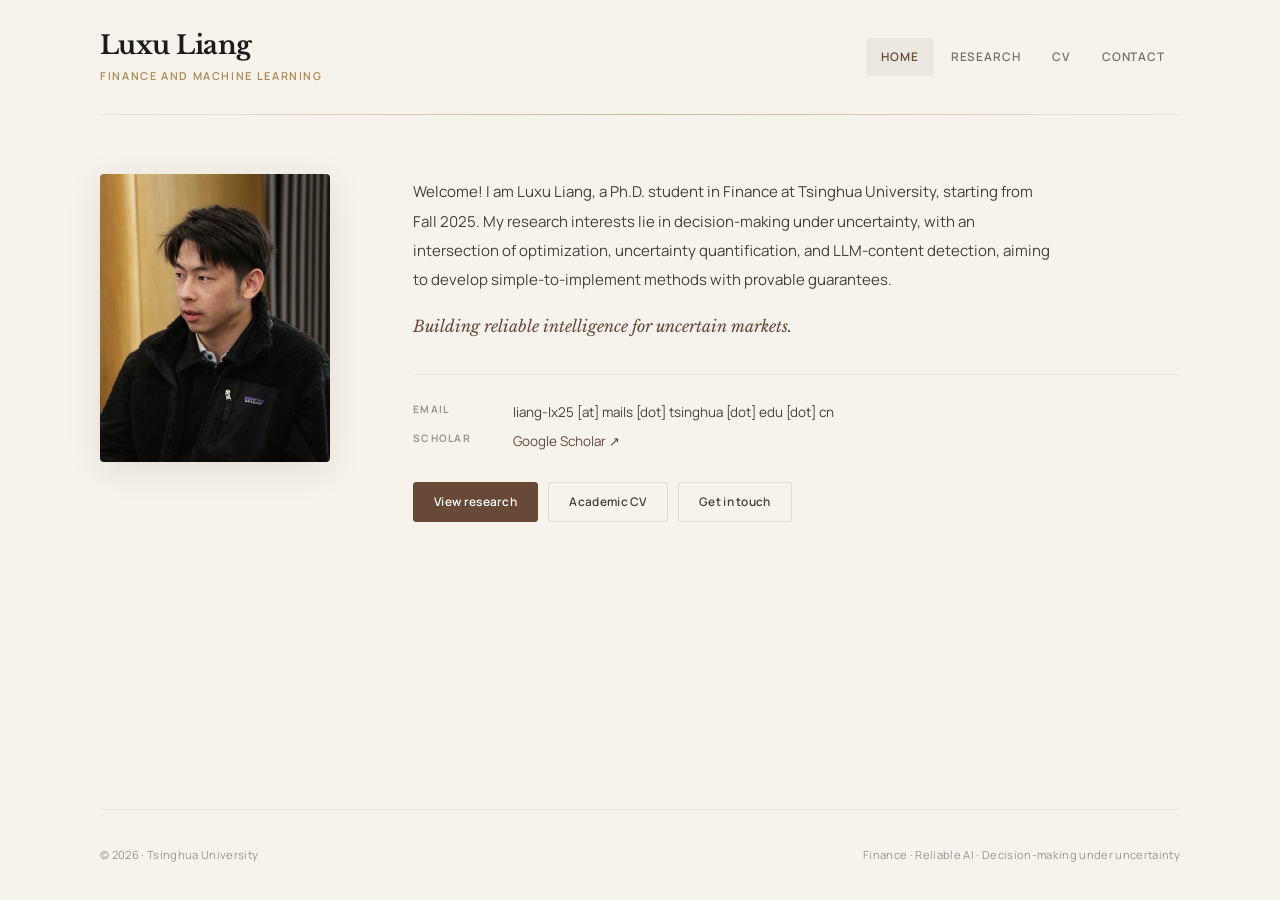
<file: index.html>
<!doctype html>
<html lang="en">
<head>
  <meta charset="UTF-8">
  <meta name="viewport" content="width=device-width, initial-scale=1">
  <meta name="description" content="Luxu Liang is a Ph.D. student in Finance at Tsinghua University researching optimization, uncertainty quantification, reliable AI, and LLM-generated text detection.">
  <meta name="author" content="Luxu Liang">
  <meta name="theme-color" content="#f6f3ec">
  <meta property="og:title" content="Luxu Liang | Personal Homepage | Tsinghua University">
  <meta property="og:description" content="Luxu Liang is a Ph.D. student in Finance at Tsinghua University researching optimization, uncertainty quantification, reliable AI, and LLM-generated text detection.">
  <meta property="og:type" content="website">
  <meta property="og:url" content="https://luxliang.github.io/">
  <link rel="canonical" href="https://luxliang.github.io/">
  <meta property="og:image" content="https://luxliang.github.io/assets/lux-liang-portrait.webp">
  <title>Luxu Liang | Personal Homepage | Tsinghua University</title>
  <script type="application/ld+json">
{
    "@context": "https://schema.org",
    "@graph": [
        {
            "@type": "Person",
            "@id": "https://luxliang.github.io/#person",
            "name": "Luxu Liang",
            "url": "https://luxliang.github.io/",
            "image": "https://luxliang.github.io/assets/lux-liang-portrait.webp",
            "description": "Luxu Liang is a Ph.D. student in Finance at Tsinghua University researching optimization, uncertainty quantification, reliable AI, and LLM-generated text detection.",
            "affiliation": {
                "@type": "CollegeOrUniversity",
                "name": "Tsinghua University"
            },
            "sameAs": [
                "https://scholar.google.com/citations?user=VHr-Lf4AAAAJ"
            ]
        },
        {
            "@type": "WebPage",
            "@id": "https://luxliang.github.io/#webpage",
            "url": "https://luxliang.github.io/",
            "name": "Luxu Liang | Personal Homepage | Tsinghua University",
            "description": "Luxu Liang is a Ph.D. student in Finance at Tsinghua University researching optimization, uncertainty quantification, reliable AI, and LLM-generated text detection.",
            "about": {
                "@id": "https://luxliang.github.io/#person"
            }
        }
    ]
}
  </script>
  <link rel="preconnect" href="https://fonts.googleapis.com">
  <link rel="preconnect" href="https://fonts.gstatic.com" crossorigin>
  <link href="https://fonts.googleapis.com/css2?family=Libre+Baskerville:ital,wght@0,400;0,700;1,400&family=Manrope:wght@300;400;500;600;700&display=swap" rel="stylesheet">
  <link rel="stylesheet" href="style.css?v=20261016-1">
  <script src="script.js?v=20261016-1" defer></script>
</head>
<body>
  <a class="skip-link" href="#main-content">Skip to content</a>

  <header class="site-header">
    <a class="identity" href="index.html" aria-label="Luxu Liang, home">
      <span class="identity-name">Luxu Liang</span>
      <span class="identity-role">Finance and Machine Learning</span>
    </a>

    <button class="menu-toggle" type="button" aria-expanded="false" aria-controls="primary-nav">
      <span class="sr-only">Toggle navigation</span>
      <span></span><span></span>
    </button>

    <nav id="primary-nav" aria-label="Primary navigation">
      <a href="index.html" data-page-link="home" aria-current="page">Home</a>
      <a href="research.html" data-page-link="research">Research</a>
      <a href="cv.html" data-page-link="cv">CV</a>
      <a href="contact.html" data-page-link="contact">Contact</a>
    </nav>
  </header>

  <div class="header-rule" aria-hidden="true"><span></span></div>

  <main id="main-content" tabindex="-1">
    <section class="page home-page" id="home" data-page="home" aria-labelledby="home-title">
      <div class="portrait-wrap">
        <img src="assets/lux-liang-portrait.webp?v=20260803-2" width="900" height="1125" alt="Portrait of Luxu Liang">
      </div>

      <div class="home-content">
        <h1 class="sr-only" id="home-title">Luxu Liang</h1>

        <div class="bio">
          <p>
            Welcome! I am Luxu Liang, a Ph.D. student in Finance at Tsinghua University, starting from Fall 2025. My research interests lie in decision-making under uncertainty, with an intersection of optimization, uncertainty quantification, and LLM-content detection, aiming to develop simple-to-implement methods with provable guarantees.
          </p>
          <p class="personal-note">Building reliable intelligence for uncertain markets.</p>
        </div>

        <div class="contact-summary">
          <div><span>Email</span><p>liang-lx25 [at] mails [dot] tsinghua [dot] edu [dot] cn</p></div>
          <div><span>Scholar</span><a href="https://scholar.google.com/citations?user=VHr-Lf4AAAAJ&amp;hl=en" target="_blank" rel="noreferrer">Google Scholar ↗</a></div>
        </div>

        <div class="actions">
          <a class="button filled" href="research.html">View research</a>
          <a class="button" href="cv.html">Academic CV</a>
          <a class="button" href="contact.html">Get in touch</a>
        </div>
      </div>
    </section>






  </main>

  <footer>
    <p>© <span id="year">2026</span> · Tsinghua University</p>
    <p>Finance · Reliable AI · Decision-making under uncertainty</p>
  </footer>
</body>
</html>
</file>
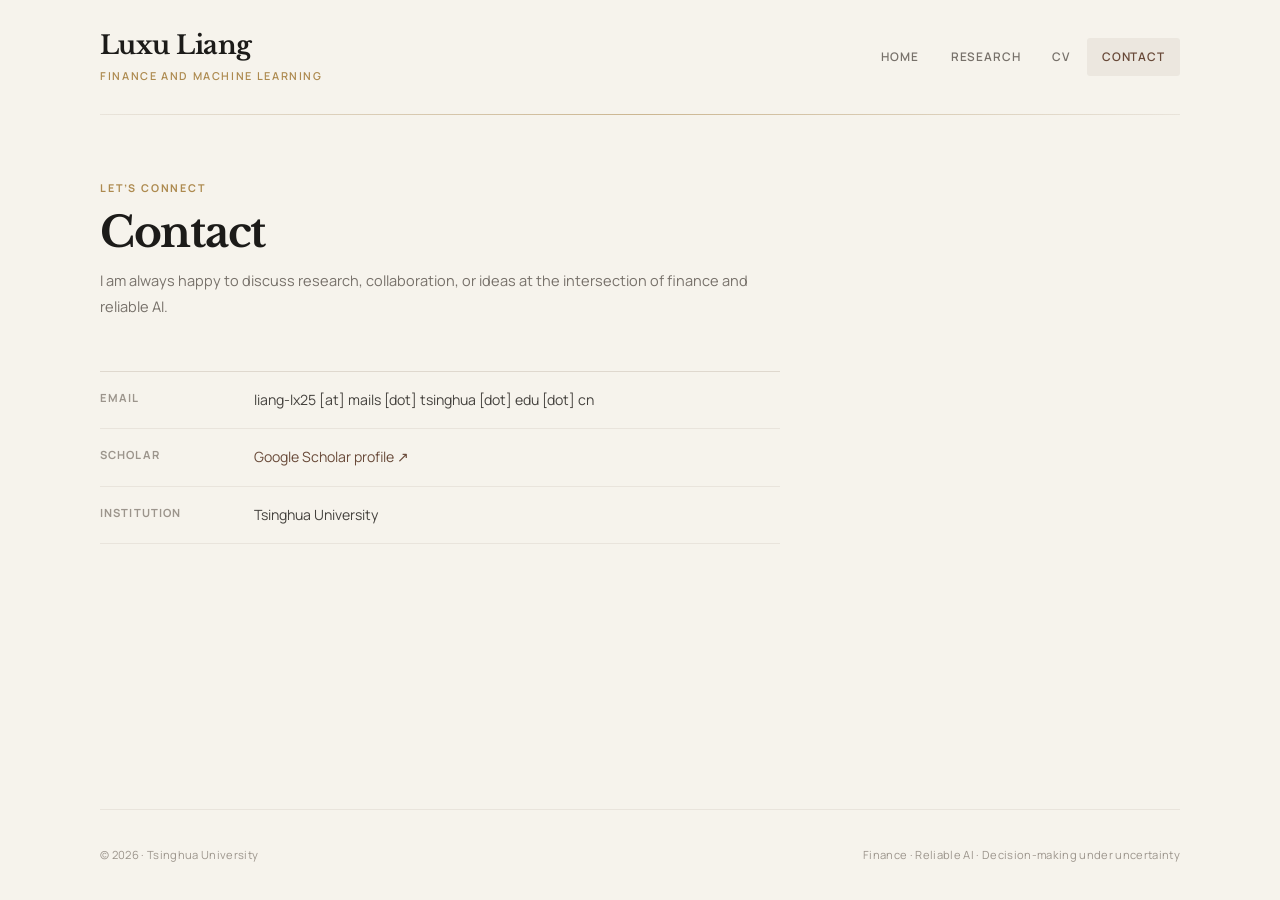
<file: contact.html>
<!doctype html>
<html lang="en">
<head>
  <meta charset="UTF-8">
  <meta name="viewport" content="width=device-width, initial-scale=1">
  <meta name="description" content="Contact Luxu Liang, a Finance Ph.D. student at Tsinghua University, about research and collaboration in reliable AI and decision-making under uncertainty.">
  <meta name="author" content="Luxu Liang">
  <meta name="theme-color" content="#f6f3ec">
  <meta property="og:title" content="Contact | Luxu Liang | Tsinghua University">
  <meta property="og:description" content="Contact Luxu Liang, a Finance Ph.D. student at Tsinghua University, about research and collaboration in reliable AI and decision-making under uncertainty.">
  <meta property="og:type" content="website">
  <meta property="og:url" content="https://luxliang.github.io/contact.html">
  <link rel="canonical" href="https://luxliang.github.io/contact.html">
  <meta property="og:image" content="https://luxliang.github.io/assets/lux-liang-portrait.webp">
  <title>Contact | Luxu Liang | Tsinghua University</title>
  <script type="application/ld+json">
{
    "@context": "https://schema.org",
    "@graph": [
        {
            "@type": "Person",
            "@id": "https://luxliang.github.io/#person",
            "name": "Luxu Liang",
            "url": "https://luxliang.github.io/",
            "image": "https://luxliang.github.io/assets/lux-liang-portrait.webp",
            "description": "Luxu Liang is a Ph.D. student in Finance at Tsinghua University researching optimization, uncertainty quantification, reliable AI, and LLM-generated text detection.",
            "affiliation": {
                "@type": "CollegeOrUniversity",
                "name": "Tsinghua University"
            },
            "sameAs": [
                "https://scholar.google.com/citations?user=VHr-Lf4AAAAJ"
            ]
        },
        {
            "@type": "WebPage",
            "@id": "https://luxliang.github.io/contact.html#webpage",
            "url": "https://luxliang.github.io/contact.html",
            "name": "Contact | Luxu Liang | Tsinghua University",
            "description": "Contact Luxu Liang, a Finance Ph.D. student at Tsinghua University, about research and collaboration in reliable AI and decision-making under uncertainty.",
            "about": {
                "@id": "https://luxliang.github.io/#person"
            }
        }
    ]
}
  </script>
  <link rel="preconnect" href="https://fonts.googleapis.com">
  <link rel="preconnect" href="https://fonts.gstatic.com" crossorigin>
  <link href="https://fonts.googleapis.com/css2?family=Libre+Baskerville:ital,wght@0,400;0,700;1,400&family=Manrope:wght@300;400;500;600;700&display=swap" rel="stylesheet">
  <link rel="stylesheet" href="style.css?v=20261016-1">
  <script src="script.js?v=20261016-1" defer></script>
</head>
<body>
  <a class="skip-link" href="#main-content">Skip to content</a>

  <header class="site-header">
    <a class="identity" href="index.html" aria-label="Luxu Liang, home">
      <span class="identity-name">Luxu Liang</span>
      <span class="identity-role">Finance and Machine Learning</span>
    </a>

    <button class="menu-toggle" type="button" aria-expanded="false" aria-controls="primary-nav">
      <span class="sr-only">Toggle navigation</span>
      <span></span><span></span>
    </button>

    <nav id="primary-nav" aria-label="Primary navigation">
      <a href="index.html" data-page-link="home">Home</a>
      <a href="research.html" data-page-link="research">Research</a>
      <a href="cv.html" data-page-link="cv">CV</a>
      <a href="contact.html" data-page-link="contact" aria-current="page">Contact</a>
    </nav>
  </header>

  <div class="header-rule" aria-hidden="true"><span></span></div>

  <main id="main-content" tabindex="-1">






    <section class="page inner-page contact-page" id="contact" data-page="contact" aria-labelledby="contact-title">
      <header class="page-heading">
        <p class="kicker">Let’s connect</p>
        <h1 id="contact-title">Contact</h1>
        <p>I am always happy to discuss research, collaboration, or ideas at the intersection of finance and reliable AI.</p>
      </header>

      <div class="contact-list">
        <div><span>Email</span><p>liang-lx25 [at] mails [dot] tsinghua [dot] edu [dot] cn</p></div>
        <div><span>Scholar</span><a href="https://scholar.google.com/citations?user=VHr-Lf4AAAAJ&amp;hl=en" target="_blank" rel="noreferrer">Google Scholar profile ↗</a></div>
        <div><span>Institution</span><p>Tsinghua University</p></div>
      </div>
    </section>
  </main>

  <footer>
    <p>© <span id="year">2026</span> · Tsinghua University</p>
    <p>Finance · Reliable AI · Decision-making under uncertainty</p>
  </footer>
</body>
</html>
</file>
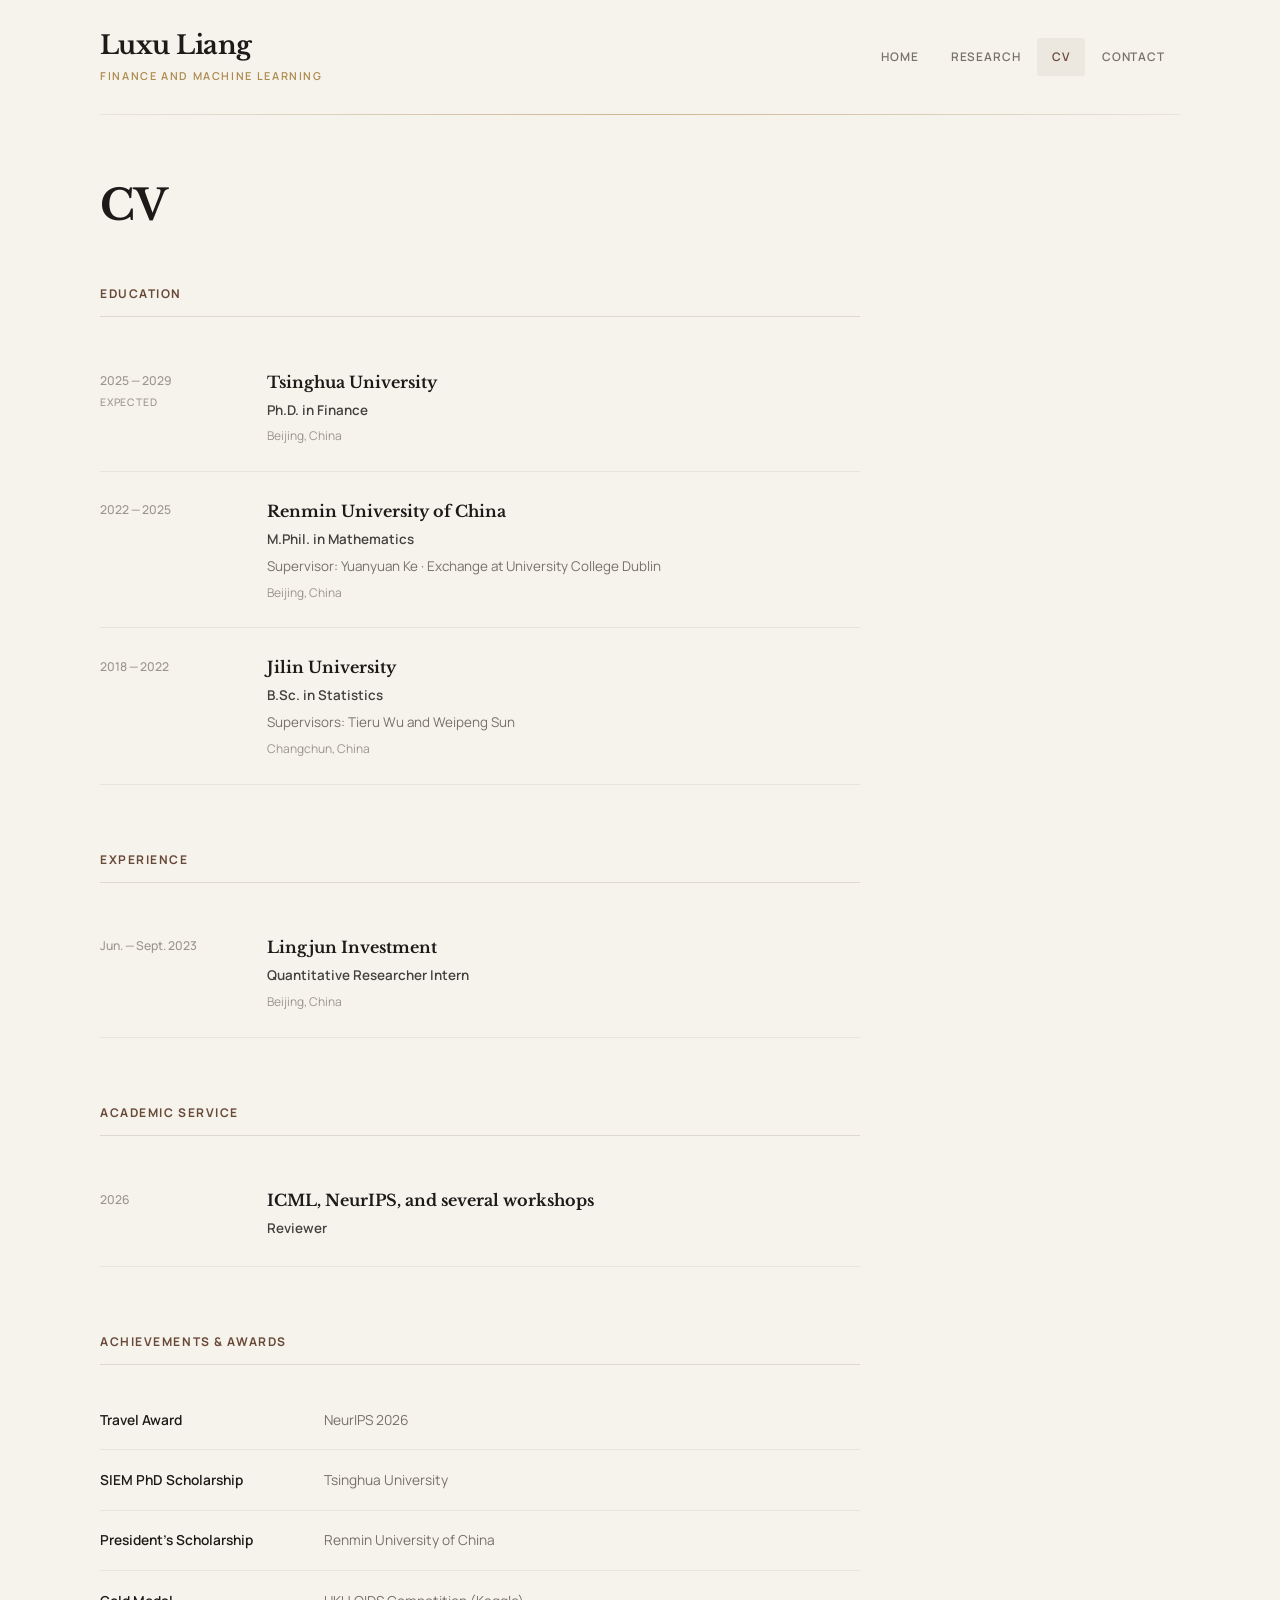
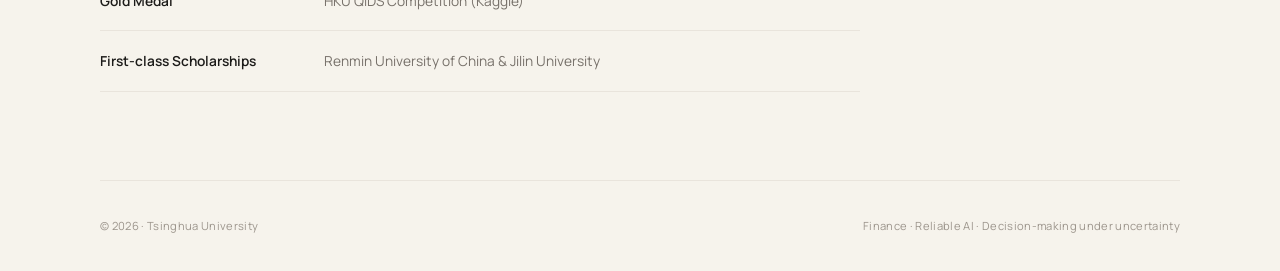
<file: cv.html>
<!doctype html>
<html lang="en">
<head>
  <meta charset="UTF-8">
  <meta name="viewport" content="width=device-width, initial-scale=1">
  <meta name="description" content="Academic CV of Luxu Liang: education at Tsinghua, Renmin, and Jilin universities, research experience, academic service, scholarships, and awards.">
  <meta name="author" content="Luxu Liang">
  <meta name="theme-color" content="#f6f3ec">
  <meta property="og:title" content="CV | Luxu Liang | Tsinghua University">
  <meta property="og:description" content="Academic CV of Luxu Liang: education at Tsinghua, Renmin, and Jilin universities, research experience, academic service, scholarships, and awards.">
  <meta property="og:type" content="website">
  <meta property="og:url" content="https://luxliang.github.io/cv.html">
  <link rel="canonical" href="https://luxliang.github.io/cv.html">
  <meta property="og:image" content="https://luxliang.github.io/assets/lux-liang-portrait.webp">
  <title>CV | Luxu Liang | Tsinghua University</title>
  <script type="application/ld+json">
{
    "@context": "https://schema.org",
    "@graph": [
        {
            "@type": "Person",
            "@id": "https://luxliang.github.io/#person",
            "name": "Luxu Liang",
            "url": "https://luxliang.github.io/",
            "image": "https://luxliang.github.io/assets/lux-liang-portrait.webp",
            "description": "Luxu Liang is a Ph.D. student in Finance at Tsinghua University researching optimization, uncertainty quantification, reliable AI, and LLM-generated text detection.",
            "affiliation": {
                "@type": "CollegeOrUniversity",
                "name": "Tsinghua University"
            },
            "sameAs": [
                "https://scholar.google.com/citations?user=VHr-Lf4AAAAJ"
            ]
        },
        {
            "@type": "WebPage",
            "@id": "https://luxliang.github.io/cv.html#webpage",
            "url": "https://luxliang.github.io/cv.html",
            "name": "CV | Luxu Liang | Tsinghua University",
            "description": "Academic CV of Luxu Liang: education at Tsinghua, Renmin, and Jilin universities, research experience, academic service, scholarships, and awards.",
            "about": {
                "@id": "https://luxliang.github.io/#person"
            }
        }
    ]
}
  </script>
  <link rel="preconnect" href="https://fonts.googleapis.com">
  <link rel="preconnect" href="https://fonts.gstatic.com" crossorigin>
  <link href="https://fonts.googleapis.com/css2?family=Libre+Baskerville:ital,wght@0,400;0,700;1,400&family=Manrope:wght@300;400;500;600;700&display=swap" rel="stylesheet">
  <link rel="stylesheet" href="style.css?v=20261016-1">
  <script src="script.js?v=20261016-1" defer></script>
</head>
<body>
  <a class="skip-link" href="#main-content">Skip to content</a>

  <header class="site-header">
    <a class="identity" href="index.html" aria-label="Luxu Liang, home">
      <span class="identity-name">Luxu Liang</span>
      <span class="identity-role">Finance and Machine Learning</span>
    </a>

    <button class="menu-toggle" type="button" aria-expanded="false" aria-controls="primary-nav">
      <span class="sr-only">Toggle navigation</span>
      <span></span><span></span>
    </button>

    <nav id="primary-nav" aria-label="Primary navigation">
      <a href="index.html" data-page-link="home">Home</a>
      <a href="research.html" data-page-link="research">Research</a>
      <a href="cv.html" data-page-link="cv" aria-current="page">CV</a>
      <a href="contact.html" data-page-link="contact">Contact</a>
    </nav>
  </header>

  <div class="header-rule" aria-hidden="true"><span></span></div>

  <main id="main-content" tabindex="-1">




    <section class="page inner-page" id="cv" data-page="cv" aria-labelledby="cv-title">
      <header class="page-heading">
        <h1 id="cv-title">CV</h1>
      </header>

      <div class="cv-section">
        <h3>Education</h3>
        <article class="cv-row">
          <div class="cv-year">2025 — 2029<br><span>Expected</span></div>
          <div>
            <h4>Tsinghua University</h4>
            <p class="degree">Ph.D. in Finance</p>
            <p class="location">Beijing, China</p>
          </div>
        </article>

        <article class="cv-row">
          <div class="cv-year">2022 — 2025</div>
          <div>
            <h4>Renmin University of China</h4>
            <p class="degree">M.Phil. in Mathematics</p>
            <p>Supervisor: Yuanyuan Ke · Exchange at University College Dublin</p>
            <p class="location">Beijing, China</p>
          </div>
        </article>

        <article class="cv-row">
          <div class="cv-year">2018 — 2022</div>
          <div>
            <h4>Jilin University</h4>
            <p class="degree">B.Sc. in Statistics</p>
            <p>Supervisors: Tieru Wu and Weipeng Sun</p>
            <p class="location">Changchun, China</p>
          </div>
        </article>
      </div>

      <div class="cv-section">
        <h3>Experience</h3>
        <article class="cv-row">
          <div class="cv-year">Jun. — Sept. 2023</div>
          <div>
            <h4>Lingjun Investment</h4>
            <p class="degree">Quantitative Researcher Intern</p>
            <p class="location">Beijing, China</p>
          </div>
        </article>
      </div>

      <div class="cv-section">
        <h3>Academic Service</h3>
        <article class="cv-row">
          <div class="cv-year">2026</div>
          <div>
            <h4>ICML, NeurIPS, and several workshops</h4>
            <p class="degree">Reviewer</p>
          </div>
        </article>
      </div>

      <div class="cv-section achievements">
        <h3>Achievements & Awards</h3>
        <article><span>Travel Award</span><p>NeurIPS 2026</p></article>
        <article><span>SIEM PhD Scholarship</span><p>Tsinghua University</p></article>
        <article><span>President’s Scholarship</span><p>Renmin University of China</p></article>
        <article><span>Gold Medal</span><p>HKU QIDS Competition (Kaggle)</p></article>
        <article><span>First-class Scholarships</span><p>Renmin University of China & Jilin University</p></article>
      </div>
    </section>


  </main>

  <footer>
    <p>© <span id="year">2026</span> · Tsinghua University</p>
    <p>Finance · Reliable AI · Decision-making under uncertainty</p>
  </footer>
</body>
</html>
</file>
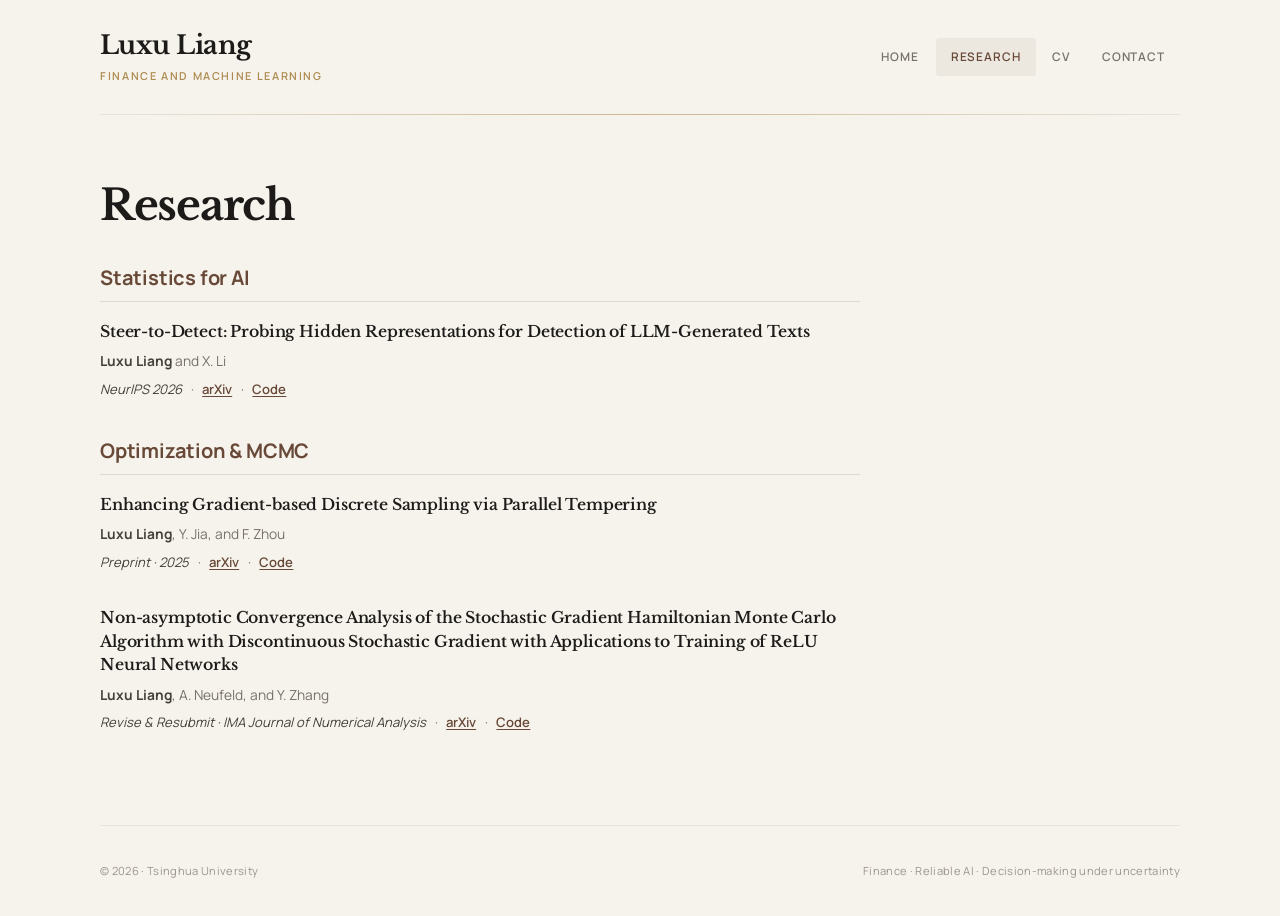
<file: research.html>
<!doctype html>
<html lang="en">
<head>
  <meta charset="UTF-8">
  <meta name="viewport" content="width=device-width, initial-scale=1">
  <meta name="description" content="Research and publications by Luxu Liang on LLM-generated text detection, discrete sampling, stochastic optimization, and uncertainty quantification.">
  <meta name="author" content="Luxu Liang">
  <meta name="theme-color" content="#f6f3ec">
  <meta property="og:title" content="Research | Luxu Liang | Tsinghua University">
  <meta property="og:description" content="Research and publications by Luxu Liang on LLM-generated text detection, discrete sampling, stochastic optimization, and uncertainty quantification.">
  <meta property="og:type" content="website">
  <meta property="og:url" content="https://luxliang.github.io/research.html">
  <link rel="canonical" href="https://luxliang.github.io/research.html">
  <meta property="og:image" content="https://luxliang.github.io/assets/lux-liang-portrait.webp">
  <title>Research | Luxu Liang | Tsinghua University</title>
  <script type="application/ld+json">
{
    "@context": "https://schema.org",
    "@graph": [
        {
            "@type": "Person",
            "@id": "https://luxliang.github.io/#person",
            "name": "Luxu Liang",
            "url": "https://luxliang.github.io/",
            "image": "https://luxliang.github.io/assets/lux-liang-portrait.webp",
            "description": "Luxu Liang is a Ph.D. student in Finance at Tsinghua University researching optimization, uncertainty quantification, reliable AI, and LLM-generated text detection.",
            "affiliation": {
                "@type": "CollegeOrUniversity",
                "name": "Tsinghua University"
            },
            "sameAs": [
                "https://scholar.google.com/citations?user=VHr-Lf4AAAAJ"
            ]
        },
        {
            "@type": "WebPage",
            "@id": "https://luxliang.github.io/research.html#webpage",
            "url": "https://luxliang.github.io/research.html",
            "name": "Research | Luxu Liang | Tsinghua University",
            "description": "Research and publications by Luxu Liang on LLM-generated text detection, discrete sampling, stochastic optimization, and uncertainty quantification.",
            "about": {
                "@id": "https://luxliang.github.io/#person"
            }
        }
    ]
}
  </script>
  <link rel="preconnect" href="https://fonts.googleapis.com">
  <link rel="preconnect" href="https://fonts.gstatic.com" crossorigin>
  <link href="https://fonts.googleapis.com/css2?family=Libre+Baskerville:ital,wght@0,400;0,700;1,400&family=Manrope:wght@300;400;500;600;700&display=swap" rel="stylesheet">
  <link rel="stylesheet" href="style.css?v=20261016-1">
  <script src="script.js?v=20261016-1" defer></script>
</head>
<body>
  <a class="skip-link" href="#main-content">Skip to content</a>

  <header class="site-header">
    <a class="identity" href="index.html" aria-label="Luxu Liang, home">
      <span class="identity-name">Luxu Liang</span>
      <span class="identity-role">Finance and Machine Learning</span>
    </a>

    <button class="menu-toggle" type="button" aria-expanded="false" aria-controls="primary-nav">
      <span class="sr-only">Toggle navigation</span>
      <span></span><span></span>
    </button>

    <nav id="primary-nav" aria-label="Primary navigation">
      <a href="index.html" data-page-link="home">Home</a>
      <a href="research.html" data-page-link="research" aria-current="page">Research</a>
      <a href="cv.html" data-page-link="cv">CV</a>
      <a href="contact.html" data-page-link="contact">Contact</a>
    </nav>
  </header>

  <div class="header-rule" aria-hidden="true"><span></span></div>

  <main id="main-content" tabindex="-1">


    <section class="page inner-page" id="research" data-page="research" aria-labelledby="research-title">
      <header class="page-heading">
        <h1 id="research-title">Research</h1>
      </header>

      <div class="research-group">
        <h3>Statistics for AI</h3>
        <article class="paper">
          <h4>Steer-to-Detect: Probing Hidden Representations for Detection of LLM-Generated Texts</h4>
          <p class="authors"><strong>Luxu Liang</strong> and X. Li</p>
          <p class="paper-meta">
            <span class="paper-status">NeurIPS 2026</span>
            <span class="paper-link"><span aria-hidden="true">·</span> <a href="https://arxiv.org/abs/2605.12890" target="_blank" rel="noreferrer">arXiv</a></span>
            <span class="paper-link"><span aria-hidden="true">·</span> <a href="https://github.com/LuxLiang/steer-to-detect-release" target="_blank" rel="noreferrer">Code</a></span>
          </p>
        </article>

      </div>

      <div class="research-group">
        <h3>Optimization & MCMC</h3>
        <article class="paper">
          <h4>Enhancing Gradient-based Discrete Sampling via Parallel Tempering</h4>
          <p class="authors"><strong>Luxu Liang</strong>, Y. Jia, and F. Zhou</p>
          <p class="paper-meta">
            <span class="paper-status">Preprint · 2025</span>
            <span class="paper-link"><span aria-hidden="true">·</span> <a href="https://arxiv.org/abs/2502.19240" target="_blank" rel="noreferrer">arXiv</a></span>
            <span class="paper-link"><span aria-hidden="true">·</span> <a href="https://github.com/LuxLiang/PTDLP" target="_blank" rel="noreferrer">Code</a></span>
          </p>
        </article>

        <article class="paper">
          <h4>Non-asymptotic Convergence Analysis of the Stochastic Gradient Hamiltonian Monte Carlo Algorithm with Discontinuous Stochastic Gradient with Applications to Training of ReLU Neural Networks</h4>
          <p class="authors"><strong>Luxu Liang</strong>, A. Neufeld, and Y. Zhang</p>
          <p class="paper-meta">
            <span class="paper-status">Revise &amp; Resubmit · IMA Journal of Numerical Analysis</span>
            <span class="paper-link"><span aria-hidden="true">·</span> <a href="https://arxiv.org/abs/2409.17107" target="_blank" rel="noreferrer">arXiv</a></span>
            <span class="paper-link"><span aria-hidden="true">·</span> <a href="https://github.com/LuxLiang/SGHMC_discontinuous" target="_blank" rel="noreferrer">Code</a></span>
          </p>
        </article>

      </div>
    </section>




  </main>

  <footer>
    <p>© <span id="year">2026</span> · Tsinghua University</p>
    <p>Finance · Reliable AI · Decision-making under uncertainty</p>
  </footer>
</body>
</html>
</file>
<file: style.css>
:root {
  --paper: #f6f3ec;
  --ink: #1c1b19;
  --body: #44413d;
  --muted: #77716a;
  --faint: #9c958c;
  --brown: #684938;
  --brown-hover: #87624e;
  --gold: #ad8a4f;
  --line: #dfd8ce;
  --line-soft: #e9e4dc;
  --serif: "Libre Baskerville", Georgia, serif;
  --sans: "Manrope", -apple-system, BlinkMacSystemFont, "Segoe UI", sans-serif;
  --content-width: 1080px;
}

*, *::before, *::after { box-sizing: border-box; }

html { scroll-behavior: smooth; }

body {
  min-height: 100vh;
  margin: 0;
  display: flex;
  flex-direction: column;
  color: var(--ink);
  background: var(--paper);
  font-family: var(--sans);
  font-size: 15px;
  font-weight: 400;
  line-height: 1.75;
  -webkit-font-smoothing: antialiased;
}

a { color: var(--brown); text-decoration: none; transition: color 180ms ease; }
a:hover { color: var(--brown-hover); }

.skip-link {
  position: fixed;
  z-index: 20;
  top: 0;
  left: 1rem;
  padding: 0.65rem 1rem;
  color: white;
  background: var(--brown);
  transform: translateY(-120%);
}
.skip-link:focus { transform: translateY(0); }

.sr-only {
  position: absolute;
  width: 1px;
  height: 1px;
  padding: 0;
  margin: -1px;
  overflow: hidden;
  clip: rect(0, 0, 0, 0);
  white-space: nowrap;
  border: 0;
}

.site-header,
.header-rule,
main,
footer {
  width: min(var(--content-width), calc(100% - 5rem));
  margin-inline: auto;
}

.site-header {
  min-height: 114px;
  display: flex;
  align-items: center;
  justify-content: space-between;
  gap: 2rem;
}

.identity { display: flex; flex-direction: column; color: var(--ink); }
.identity:hover { color: var(--ink); }
.identity-name {
  font-family: var(--serif);
  font-size: 1.6rem;
  font-weight: 700;
  line-height: 1.3;
  letter-spacing: -0.02em;
}
.identity-role {
  margin-top: 0.18rem;
  color: var(--gold);
  font-size: 0.68rem;
  font-weight: 600;
  letter-spacing: 0.15em;
  text-transform: uppercase;
}

nav { display: flex; align-items: center; gap: 0.1rem; }
nav a {
  padding: 0.52rem 0.95rem;
  border-radius: 3px;
  color: var(--muted);
  font-size: 0.74rem;
  font-weight: 600;
  letter-spacing: 0.07em;
  text-transform: uppercase;
}
nav a:hover { color: var(--ink); background: rgba(104, 73, 56, 0.045); }
nav a[aria-current="page"] { color: var(--brown); background: rgba(104, 73, 56, 0.07); }

.menu-toggle { display: none; }

.header-rule span {
  display: block;
  height: 1px;
  background: linear-gradient(90deg, var(--line), var(--gold), var(--line));
  opacity: 0.58;
}

main { flex: 1; }

.page { animation: page-in 320ms ease both; }
.page[hidden] { display: none; }

@keyframes page-in {
  from { opacity: 0; transform: translateY(3px); }
  to { opacity: 1; transform: translateY(0); }
}

.home-page {
  min-height: 660px;
  padding: 3.7rem 0 4.5rem;
  display: grid;
  grid-template-columns: minmax(180px, 230px) 1fr;
  gap: clamp(3rem, 7vw, 5.2rem);
  align-items: start;
}

.portrait-wrap { position: relative; }
.portrait-wrap img {
  width: 100%;
  height: auto;
  display: block;
  border-radius: 4px;
  box-shadow: 0 7px 35px rgba(46, 35, 27, 0.1);
}

.home-content { padding-top: 0.2rem; }
.kicker {
  margin: 0 0 0.5rem;
  color: var(--gold);
  font-size: 0.67rem;
  font-weight: 700;
  letter-spacing: 0.17em;
  text-transform: uppercase;
}

h1, h2, h3, h4 { font-family: var(--serif); }

h1 {
  margin: 0 0 0.65rem;
  font-size: clamp(2.3rem, 5vw, 3.15rem);
  line-height: 1.16;
  letter-spacing: -0.035em;
}

.bio { max-width: 645px; color: var(--body); font-size: 0.94rem; line-height: 1.95; }
.bio p { margin: 0; }
.bio p + p { margin-top: 1rem; }
.bio strong { color: var(--ink); font-weight: 600; }
.bio .personal-note {
  color: var(--brown);
  font-family: var(--serif);
  font-size: 1rem;
  font-style: italic;
}

.contact-summary {
  margin-top: 2rem;
  padding-top: 1.65rem;
  border-top: 1px solid var(--line-soft);
  display: flex;
  flex-direction: column;
  gap: 0.32rem;
  font-size: 0.84rem;
}
.contact-summary div { display: grid; grid-template-columns: 90px 1fr; gap: 0.6rem; }
.contact-summary span {
  color: var(--faint);
  font-size: 0.64rem;
  font-weight: 700;
  letter-spacing: 0.12em;
  text-transform: uppercase;
}
.contact-summary p { margin: 0; color: var(--body); }

.actions { margin-top: 1.8rem; display: flex; flex-wrap: wrap; gap: 0.65rem; }
.button {
  padding: 0.52rem 1.25rem;
  border: 1px solid var(--line);
  border-radius: 3px;
  color: var(--body);
  font-size: 0.74rem;
  font-weight: 600;
  letter-spacing: 0.025em;
}
.button:hover { border-color: var(--brown); color: var(--brown); }
.button.filled { border-color: var(--brown); color: #fff; background: var(--brown); }
.button.filled:hover { border-color: var(--brown-hover); color: #fff; background: var(--brown-hover); }

.inner-page { max-width: 760px; padding: 4rem 0 5.5rem; }
.page-heading { margin-bottom: 3.2rem; }
.page-heading h1,
.page-heading h2 {
  margin: 0 0 0.6rem;
  font-size: clamp(2rem, 4vw, 2.65rem);
  line-height: 1.25;
  letter-spacing: -0.03em;
}
.page-heading > p:last-child { max-width: 650px; margin: 0; color: var(--muted); font-size: 0.91rem; }

#research .page-heading { margin-bottom: 2rem; }
.research-group + .research-group { margin-top: 2.25rem; }
.research-group > h3,
.cv-section > h3,
.subsection > h3 {
  margin: 0 0 1.6rem;
  padding-bottom: 0.75rem;
  border-bottom: 1px solid var(--line);
  color: var(--brown);
  font-size: 0.75rem;
  font-family: var(--sans);
  font-weight: 700;
  letter-spacing: 0.13em;
  text-transform: uppercase;
}

.research-group > h3 {
  margin-bottom: 1.15rem;
  padding-bottom: 0.55rem;
  font-size: 1.25rem;
  line-height: 1.4;
  letter-spacing: -0.01em;
  text-transform: none;
}
.paper { margin-bottom: 2rem; }
.paper:last-child { margin-bottom: 0; }
.paper h4 {
  margin: 0 0 0.35rem;
  color: var(--ink);
  font-size: 0.98rem;
  font-weight: 600;
  line-height: 1.5;
  letter-spacing: -0.01em;
}
.paper p { margin: 0.18rem 0; color: var(--muted); font-size: 0.86rem; }
.paper .authors strong { color: var(--body); }
.paper .paper-meta { margin-top: 0.3rem; color: var(--body); font-size: 0.82rem; }
.paper-status { font-style: italic; }
.paper-link { white-space: nowrap; }
.paper-link > span { margin: 0 0.35rem; color: var(--muted); }
.paper a { font-weight: 600; text-decoration: underline; text-underline-offset: 0.18em; }

.cv-section + .cv-section { margin-top: 4rem; }
.cv-row {
  padding: 1.55rem 0;
  display: grid;
  grid-template-columns: 135px 1fr;
  gap: 2rem;
  border-bottom: 1px solid var(--line-soft);
}
.cv-year { padding-top: 0.15rem; color: var(--faint); font-size: 0.76rem; font-weight: 500; }
.cv-year span { font-size: 0.65rem; text-transform: uppercase; letter-spacing: 0.08em; }
.cv-row h4 { margin: 0; font-size: 1rem; }
.cv-row p { margin: 0.2rem 0 0; color: var(--muted); font-size: 0.84rem; }
.cv-row .degree { color: var(--body); font-weight: 600; }
.cv-row .location { color: var(--faint); font-size: 0.75rem; }

.achievements article {
  padding: 1.1rem 0;
  display: grid;
  grid-template-columns: 200px 1fr;
  gap: 1.5rem;
  border-bottom: 1px solid var(--line-soft);
  font-size: 0.86rem;
}
.achievements article span { color: var(--ink); font-weight: 600; }
.achievements article p { margin: 0; color: var(--muted); }

.contact-page { max-width: 680px; }
.contact-list { border-top: 1px solid var(--line); }
.contact-list > div {
  padding: 1rem 0;
  display: grid;
  grid-template-columns: 130px 1fr;
  gap: 1.5rem;
  border-bottom: 1px solid var(--line-soft);
  font-size: 0.88rem;
}
.contact-list span { color: var(--faint); font-size: 0.7rem; font-weight: 700; letter-spacing: 0.1em; text-transform: uppercase; }
.contact-list p { margin: 0; color: var(--body); }
.large-mail-link {
  margin-top: 3rem;
  display: inline-block;
  color: var(--brown);
  font-family: var(--serif);
  font-size: 1.3rem;
  border-bottom: 1px solid var(--brown);
}
.large-mail-link span { font-family: var(--sans); font-size: 0.9rem; }

footer {
  padding: 2.2rem 0;
  display: flex;
  justify-content: space-between;
  gap: 2rem;
  border-top: 1px solid var(--line-soft);
  color: var(--faint);
  font-size: 0.7rem;
  letter-spacing: 0.03em;
}
footer p { margin: 0; }

@media (max-width: 800px) {
  .site-header, .header-rule, main, footer { width: min(100% - 3rem, var(--content-width)); }
  .site-header { min-height: 96px; flex-wrap: wrap; padding: 1.35rem 0 1rem; }
  .identity-role { max-width: 250px; }
  .menu-toggle {
    width: 42px;
    height: 42px;
    padding: 10px;
    display: flex;
    flex-direction: column;
    justify-content: center;
    gap: 6px;
    border: 0;
    background: transparent;
    cursor: pointer;
  }
  .menu-toggle span:not(.sr-only) { width: 100%; height: 1px; display: block; background: var(--ink); }
  nav { width: 100%; display: flex; flex-wrap: wrap; padding-top: 0.5rem; }
  .has-js nav:not(.open) { display: none; }
  nav.open { display: flex; }
  nav a { padding: 0.45rem 0.65rem; }
  .home-page { padding: 2.6rem 0 4rem; grid-template-columns: 1fr; gap: 2.8rem; }
  .portrait-wrap { width: min(62%, 230px); }
  .home-content { padding-top: 0; }
  .inner-page { padding: 3rem 0 4.5rem; }
  footer { flex-direction: column; gap: 0.3rem; }
}

@media (max-width: 520px) {
  .site-header, .header-rule, main, footer { width: min(100% - 2rem, var(--content-width)); }
  .identity-name { font-size: 1.35rem; }
  .identity-role { font-size: 0.6rem; }
  .portrait-wrap { width: min(68%, 230px); }
  .contact-summary div,
  .cv-row,
  .achievements article,
  .contact-list > div { grid-template-columns: 1fr; gap: 0.28rem; }
  .actions { flex-direction: column; }
  .button { text-align: center; }
}

@media (prefers-reduced-motion: reduce) {
  html { scroll-behavior: auto; }
  *, *::before, *::after { animation-duration: 0.01ms !important; transition-duration: 0.01ms !important; }
}
</file>
